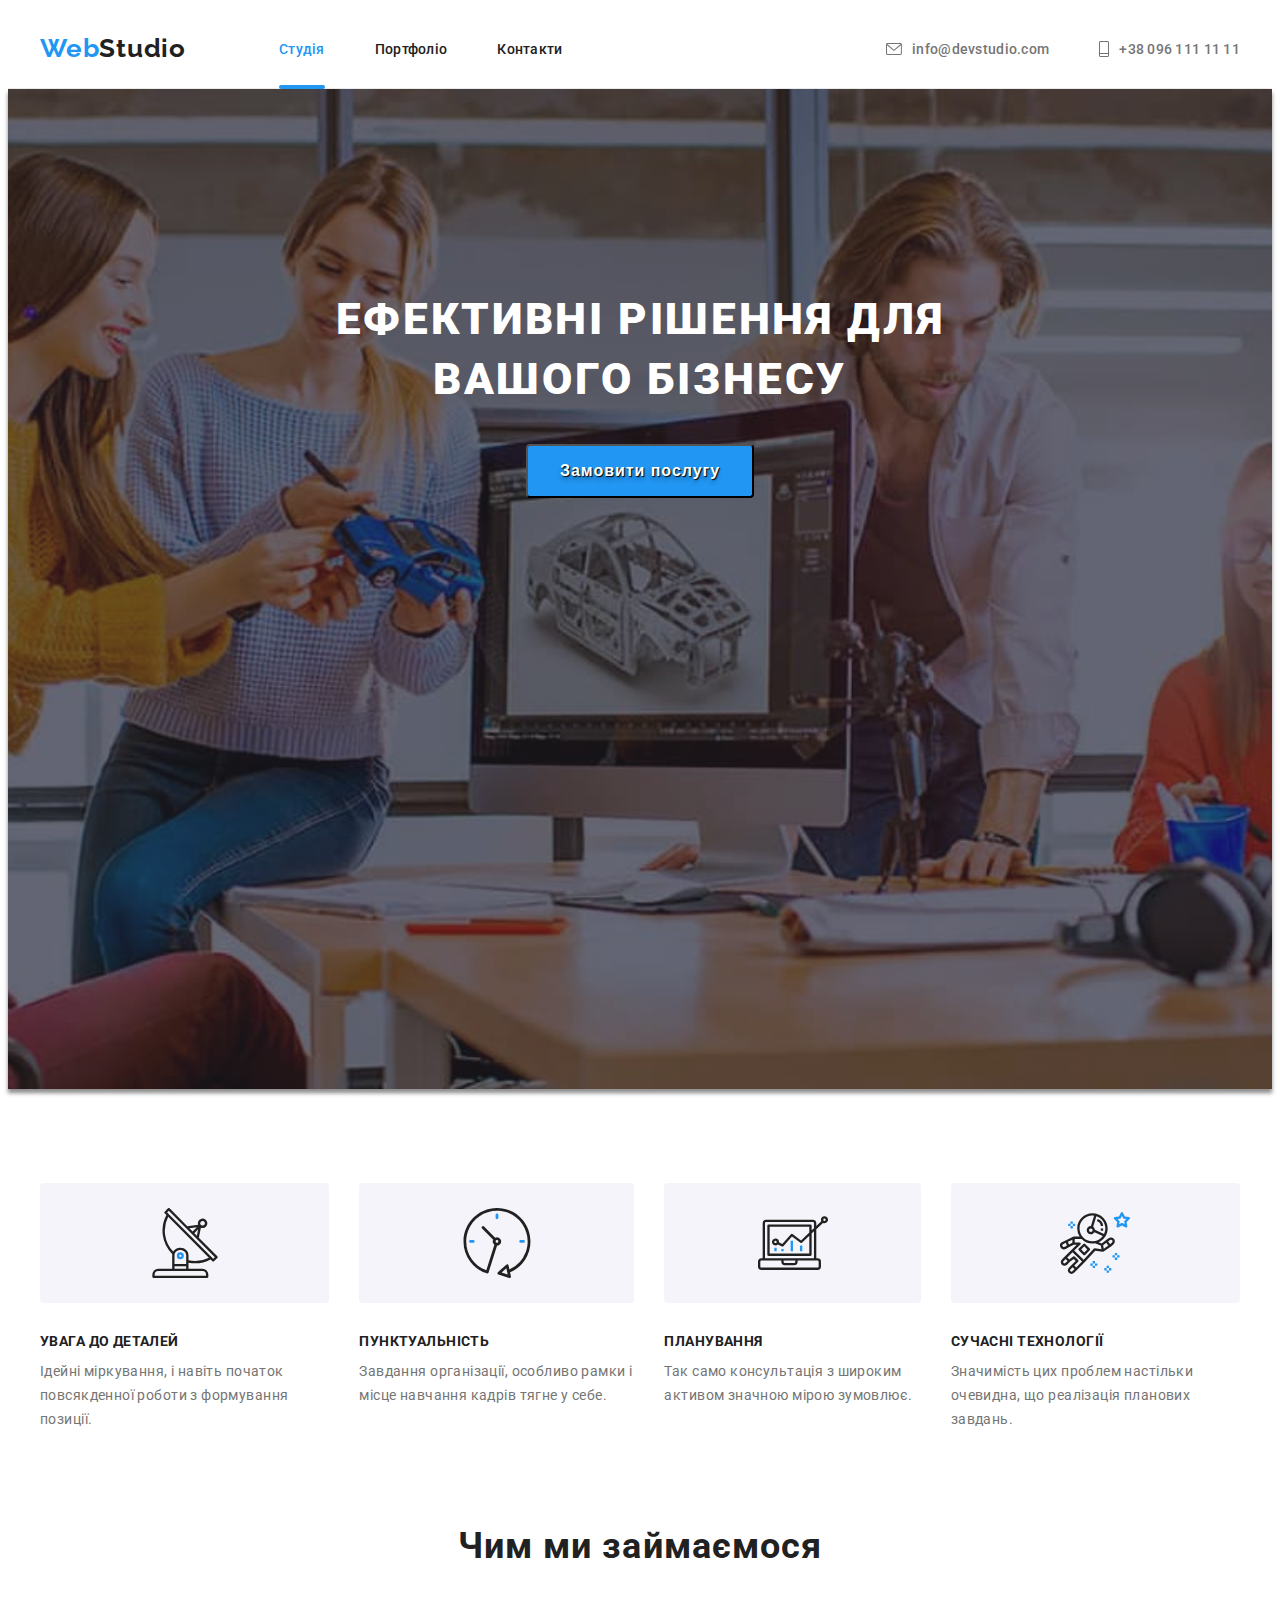
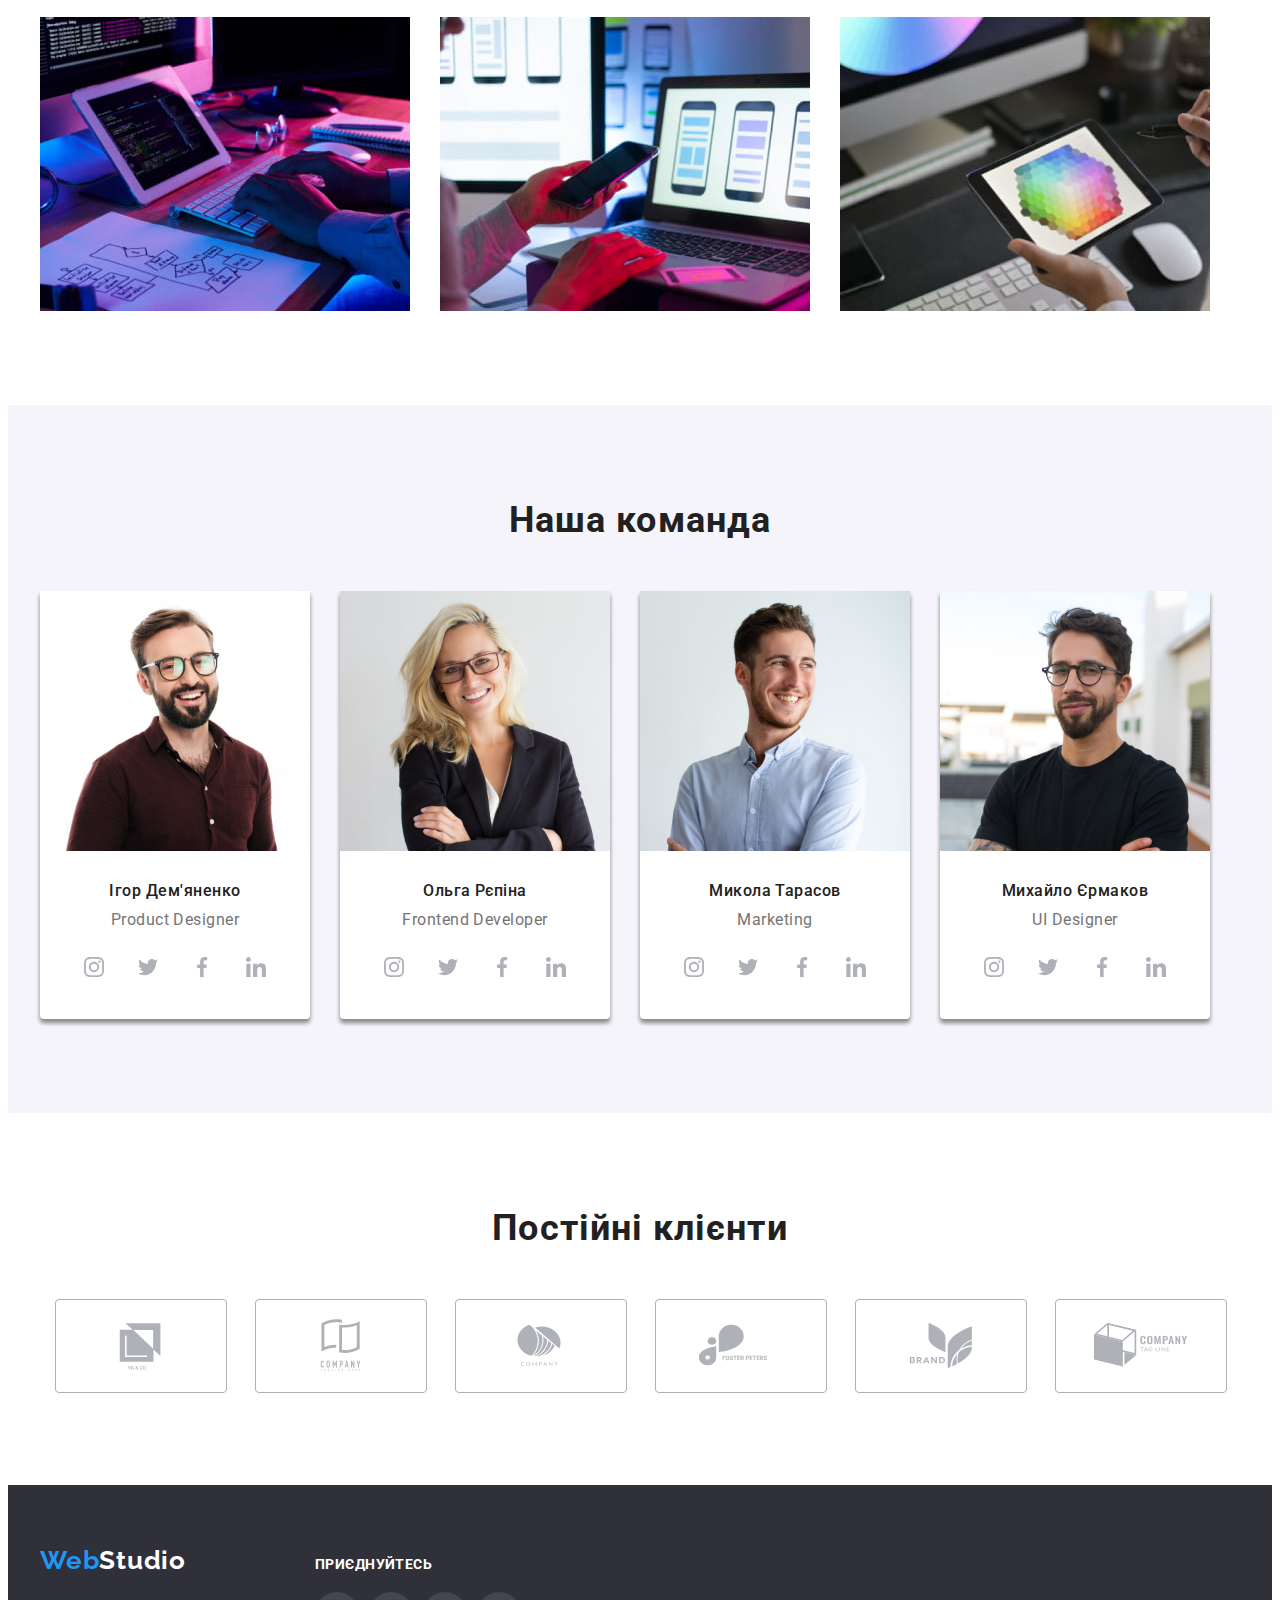
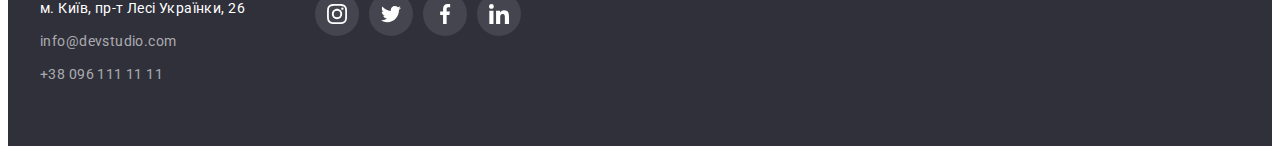
<file: index.html>
<!DOCTYPE html>
<html lang="uk">
  <head>
    <meta charset="UTF-8" />
    <meta http-equiv="X-UA-Compatible" content="IE=edge" />
    <meta name="viewport" content="width=device-width, initial-scale=1.0" />
    <title>Document</title>

    <link rel="preconnect" href="https://fonts.googleapis.com" />
    <link rel="preconnect" href="https://fonts.gstatic.com" crossorigin />
    <link
      href="https://fonts.googleapis.com/css2?family=Raleway:wght@700&family=Roboto:wght@400;500;700;900&display=swap"
      rel="stylesheet"
    />

    <link
      rel="stylesheet"
      href="https://cdnjs.cloudflare.com/ajax/libs/modern-normalize/1.1.0/modern-normalize.min.css"
      integrity="sha512-wpPYUAdjBVSE4KJnH1VR1HeZfpl1ub8YT/NKx4PuQ5NmX2tKuGu6U/JRp5y+Y8XG2tV+wKQpNHVUX03MfMFn9Q=="
      crossorigin="anonymous"
      referrerpolicy="no-referrer"
    />

    <link rel="stylesheet" href="./css/styles.css" />
  </head>
  <body>

    <header class="page-header">
      <div class="container header-container">
        <nav class="main-nav">
          <a class="logo logo-header link" href="./index.html"><span class="logo-style">Web</span>Studio</a>

          <ul class="site-nav-list list">
            <li class="site-nav-item"><a class="site-nav link active" href="./index.html">Студія</a></li>
            <li class="site-nav-item"><a class="site-nav link" href="./portfolio.html">Портфоліо</a></li>
            <li class="site-nav-item"><a class="site-nav link" href="">Контакти</a></li>
          </ul>
        </nav>
        
        <ul class="contacts-list list">
          <li class="contacts-item">
            <a class="contacts link" href="mailto:info@devstudio.com">
              <svg class="contacts-element" width="16px" height="12px">
              <use href="./images/icons.svg#mail"></use>
            </svg>
            info@devstudio.com</a>
          </li>
          <li class="contacts-item">
            <a class="contacts link" href="tel:+380961111111">
            <svg class="contacts-element" width="10px" height="16px">
              <use href="./images/icons.svg#smartphone"></use>
            </svg>
            +38 096 111 11 11</a></li>
        </ul>
      </div>
    </header>

    <main>
      <section class="main-section">
        <div class="container main-conteiner">
          <h1 class="main-section-title">Ефективні рішення для <br> вашого бізнесу</h1>
          <button class="main-section-btn" type="button">Замовити послугу</button>
        </div>
      </section>

      <section class="section">
        <div class="container">
          <h2 class="advantages-title visually-hidden">Наші переваги</h2>
          <ul class="advantages-list list">
            <li class="advantages-item">
              <div class="advantages-icon">
              <svg  width="70px" height="70px">
                <use href="./images/icons.svg#antenna"></use>></svg>
              </div>

              <h3 class="advantages-item-title">УВАГА ДО ДЕТАЛЕЙ</h3>
              <p class="advantages-item-text">
                Ідейні міркування, і навіть початок повсякденної роботи з формування позиції.
              </p>
            </li>
            <li class="advantages-item">
              <div class="advantages-icon">
              <svg  width="70px" height="70px">
                <use href="./images/icons.svg#clock"></use>></svg>
               </div> 

              <h3 class="advantages-item-title">ПУНКТУАЛЬНІСТЬ</h3>
              <p class="advantages-item-text">
                Завдання організації, особливо рамки і місце навчання кадрів тягне у себе.
              </p>
            </li>
            <li class="advantages-item">
              <div class="advantages-icon">
              <svg width="70px" height="70px">
                <use href="./images/icons.svg#diagram"></use>></svg>
              </div>  

              <h3 class="advantages-item-title">ПЛАНУВАННЯ</h3>
              <p class="advantages-item-text">
                Так само консультація з широким активом значною мірою зумовлює.
              </p>
            </li>
            <li class="advantages-item">
              <div class="advantages-icon">
              <svg  width="70px" height="70px">
                <use href="./images/icons.svg#astronaut"></use>></svg>
              </div>

              <h3 class="advantages-item-title">СУЧАСНІ ТЕХНОЛОГІЇ</h3>
              <p class="advantages-item-text">
                Значимість цих проблем настільки очевидна, що реалізація планових завдань.
              </p>
            </li>
          </ul>
        </div>
      </section>
      <section class="section work-section">
        <div class="container">
          <h2 class="work">Чим ми займаємося</h2>
          <ul class="work-list list">
            <li class="work-item">
              <img
                src="./images/images-main/photo-a.jpg"
                alt="Стіл, на якому планшет з мобільною клавіфтурою"
                width="370"
                height="294"
              />
            </li>
            <li class="work-item">
              <img
                src="./images/images-main/photo-b.jpg"
                alt="Відкритий ноутбук, пред яким жіночі руки тримають сматфон"
                width="370"
                height="294"
              />
            </li>
            <li class="work-item">
              <img
                src="./images/images-main/photo-c.jpg"
                alt="В жіночих руках планшет зі стілусом над столом з клавіфтурою"
                width="370"
                height="294"
              />
            </li>
          </ul>
        </div>
      </section>

      <section class="section team-section">
        <div class="container">
          <h2 class="team-title">Наша команда</h2>
          <ul class="team-list list">
            <li class="team-item">
              <img
                src="./images/images-main/photo-demjanenko.jpg"
                alt="Фото Ігоря Дем'яненко"
                width="270"
                height="260"
              />
              <div class="team-name">
              <h3 class="team-item-title">Ігор Дем'яненко</h3>
              <p lang="en" class="team-item-text">Product Designer</p>
              <ul class="socials list">
                <li class="socials-item">
                  <a class="socials-link" 
                  href="" 
                  target="_blank"
                  rel="noopener noreferrer"
                  aria-label="Instagram">
                <svg class="socials-icon" width="20px" height="20px">
                  <use href="./images/icons.svg#instagram"
                </svg>
                </a>
                </li>
                <li class="socials-item">
                  <a class="socials-link" 
                  href="" 
                  target="_blank"
                  rel="noopener noreferrer"
                  aria-label="Twitter">
                  <svg class="socials-icon" width="20px" height="20px">
                    <use href="./images/icons.svg#twitter"
                  </svg>
                </a>
                </li>
                <li class="socials-item">
                  <a class="socials-link" 
                  href="" 
                  target="_blank"
                  rel="noopener noreferrer"
                  aria-label="Facebook">
                  <svg class="socials-icon" width="20px" height="20px">
                    <use href="./images/icons.svg#facebook"
                  </svg>
                </a>
                </li>
                <li class="socials-item">
                  <a class="socials-link" 
                  href="" 
                  target="_blank"
                  rel="noopener noreferrer"
                  aria-label="Linkedin">
                  <svg class="socials-icon" width="20px" height="20px">
                    <use href="./images/icons.svg#linkedin"
                  </svg>
                </a>
                </li>

              </ul>
            </div>            
            </li>
            
            <li class="team-item">
              <img 
                src="./images/images-main/photo-olga-repina.jpg"
                alt="Фото Ольги Рєпіної"
                width="270"
                height="260"
              />
              <div class="team-name">
              <h3 class="team-item-title">Ольга Рєпіна</h3>
              <p lang="en" class="team-item-text">Frontend Developer</p>
              <ul class="socials list">
                <li class="socials-item">
                  <a class="socials-link" 
                  href="" 
                  target="_blank"
                  rel="noopener noreferrer"
                  aria-label="Instagram">
                <svg class="socials-icon" width="20px" height="20px">
                  <use href="./images/icons.svg#instagram"
                </svg>
                </a>
                </li>
                <li class="socials-item">
                  <a class="socials-link" 
                  href="" 
                  target="_blank"
                  rel="noopener noreferrer"
                  aria-label="Twitter">
                  <svg class="socials-icon" width="20px" height="20px">
                    <use href="./images/icons.svg#twitter"
                  </svg>
                </a>
                </li>
                <li class="socials-item">
                  <a class="socials-link" 
                  href="" 
                  target="_blank"
                  rel="noopener noreferrer"
                  aria-label="Facebook">
                  <svg class="socials-icon" width="20px" height="20px">
                    <use href="./images/icons.svg#facebook"
                  </svg>
                </a>
                </li>
                <li class="socials-item">
                  <a class="socials-link" 
                  href="" 
                  target="_blank"
                  rel="noopener noreferrer"
                  aria-label="Linkedin">
                  <svg class="socials-icon" width="20px" height="20px">
                    <use href="./images/icons.svg#linkedin"
                  </svg>
                </a>
                </li>

              </ul>
            </div>
            </li>
            <li class="team-item">
              <img 
                src="./images/images-main/photo-tarasov.jpg"
                alt="Фото Миколи Тарасова"
                width="270"
                height="260"
              />
              <div class="team-name">
              <h3 class="team-item-title">Микола Тарасов</h3>
              <p lang="en" class="team-item-text">Marketing</p>
              <ul class="socials list">
                <li class="socials-item">
                  <a class="socials-link" 
                  href="" 
                  target="_blank"
                  rel="noopener noreferrer"
                  aria-label="Instagram">
                <svg class="socials-icon" width="20px" height="20px">
                  <use href="./images/icons.svg#instagram"
                </svg>
                </a>
                </li>
                <li class="socials-item">
                  <a class="socials-link" 
                  href="" 
                  target="_blank"
                  rel="noopener noreferrer"
                  aria-label="Twitter">
                  <svg class="socials-icon" width="20px" height="20px">
                    <use href="./images/icons.svg#twitter"
                  </svg>
                </a>
                </li>
                <li class="socials-item">
                  <a class="socials-link" 
                  href="" 
                  target="_blank"
                  rel="noopener noreferrer"
                  aria-label="Facebook">
                  <svg class="socials-icon" width="20px" height="20px">
                    <use href="./images/icons.svg#facebook"
                  </svg>
                </a>
                </li>
                <li class="socials-item">
                  <a class="socials-link" 
                  href="" 
                  target="_blank"
                  rel="noopener noreferrer"
                  aria-label="Linkedin">
                  <svg class="socials-icon" width="20px" height="20px">
                    <use href="./images/icons.svg#linkedin"
                  </svg>
                </a>
                </li>

              </ul>
            </div>
            </li>
            <li class="team-item">
              <img 
                src="./images/images-main/photo-ermakov.jpg"
                alt="Фото Михайла Єрмакова"
                width="270"
                height="260"
              />
              <div class="team-name">
              <h3 class="team-item-title">Михайло Єрмаков</h3>
              <p lang="en" class="team-item-text">UI Designer</p>
              <ul class="socials list">
                <li class="socials-item">
                  <a class="socials-link" 
                  href="" 
                  target="_blank"
                  rel="noopener noreferrer"
                  aria-label="Instagram">
                <svg class="socials-icon" width="20px" height="20px">
                  <use href="./images/icons.svg#instagram"
                </svg>
                </a>
                </li>
                <li class="socials-item">
                  <a class="socials-link" 
                  href="" 
                  target="_blank"
                  rel="noopener noreferrer"
                  aria-label="Twitter">
                  <svg class="socials-icon" width="20px" height="20px">
                    <use href="./images/icons.svg#twitter"
                  </svg>
                </a>
                </li>
                <li class="socials-item">
                  <a class="socials-link" 
                  href="" 
                  target="_blank"
                  rel="noopener noreferrer"
                  aria-label="Facebook">
                  <svg class="socials-icon" width="20px" height="20px">
                    <use href="./images/icons.svg#facebook"
                  </svg>
                </a>
                </li>
                <li class="socials-item">
                  <a class="socials-link" 
                  href="" 
                  target="_blank"
                  rel="noopener noreferrer"
                  aria-label="Linkedin">
                  <svg class="socials-icon" width="20px" height="20px">
                    <use href="./images/icons.svg#linkedin"
                  </svg>
                </a>
                </li>

              </ul>
            </div>
            </li>
          </ul>
        </div>

      </section>
      <section class="section">
        <div class="container">
          <h2 class="team-title">Постійні клієнти</h2>
          <ul class="list client-list">
            <li class="client-item" >
              <a class="client-link" href="">
              <svg class="client-icon" width="106px" height="60px">
                <use href="./images/icons.svg#logo-one"
              </svg></a>
            </li>
            <li class="client-item">
              <a class="client-link" href="">
              <svg class="client-icon" width="106px" height="60px">
                <use href="./images/icons.svg#logo-two"
              </svg></a>
            </li>
            <li class="client-item">
              <a class="client-link" href="">
              <svg class="client-icon" width="106px" height="60px">
                <use href="./images/icons.svg#logo-three"
              </svg></a>
            </li>
            <li class="client-item">
              <a class="client-link" href="">
              <svg class="client-icon" width="106px" height="60px">
                <use href="./images/icons.svg#logo-four"
              </svg></a>
            </li>
            <li class="client-item">
              <a class="client-link" href="">
              <svg class="client-icon" width="106px" height="60px">
                <use href="./images/icons.svg#logo-five"
              </svg></a>
            </li>
            <li class="client-item">
              <a class="client-link" href="">
              <svg class="client-icon" width="106px" height="60px">
                <use href="./images/icons.svg#logo-six"
              </svg></a>
            </li>
          </ul>
        </div>
      </section>

    </main>
    <footer class="footer">
      <div class="container footer-conteiner">
        <div>
        <h2 lang="en" class="logo logo-footer"><span class="logo-style">Web</span>Studio</h2>
        <address>
          <ul class="footer-list list">
            <li class="footer-adress">
              <a class="link" href="">м. Київ, пр-т Лесі Українки, 26</a>
            </li>
            <li class="footer-item">
              <a class="link" href="mailto:info@devstudio.com">info@devstudio.com</a>
            </li>
            <li class="footer-item">
              <a class="link" href="tel:+380961111111">+38 096 111 11 11</a>
            </li>
          </ul>
        </address>
      </div>
      <div class="contain-footer-socials">
        <h2 class="footer-title">приєднуйтесь</h2>
          <ul class="socials list">
            <li class="socials-item">
              <a class="socials-link footer-link" 
              href="" 
              target="_blank"
              rel="noopener noreferrer"
              aria-label="Instagram">
            <svg class="socials-icon footer-icon" width="20px" height="20px">
              <use href="./images/icons.svg#instagram"
            </svg>
            </a>
            </li>
            <li class="socials-item">
              <a class="socials-link footer-link" 
              href="" 
              target="_blank"
              rel="noopener noreferrer"
              aria-label="Twitter">
              <svg class="socials-icon footer-icon" width="20px" height="20px">
                <use href="./images/icons.svg#twitter"
              </svg>
            </a>
            </li>
            <li class="socials-item">
              <a class="socials-link footer-link" 
              href="" 
              target="_blank"
              rel="noopener noreferrer"
              aria-label="Facebook">
              <svg class="socials-icon footer-icon" width="20px" height="20px">
                <use href="./images/icons.svg#facebook"
              </svg>
            </a>
            </li>
            <li class="socials-item">
              <a class="socials-link footer-link" 
              href="" 
              target="_blank"
              rel="noopener noreferrer"
              aria-label="Linkedin">
              <svg class="socials-icon footer-icon" width="20px" height="20px">
                <use href="./images/icons.svg#linkedin"
              </svg>
            </a>
            </li>

          </ul>
      </div>  
      
    </div>
    </footer>
  </body>
</html>
</file>
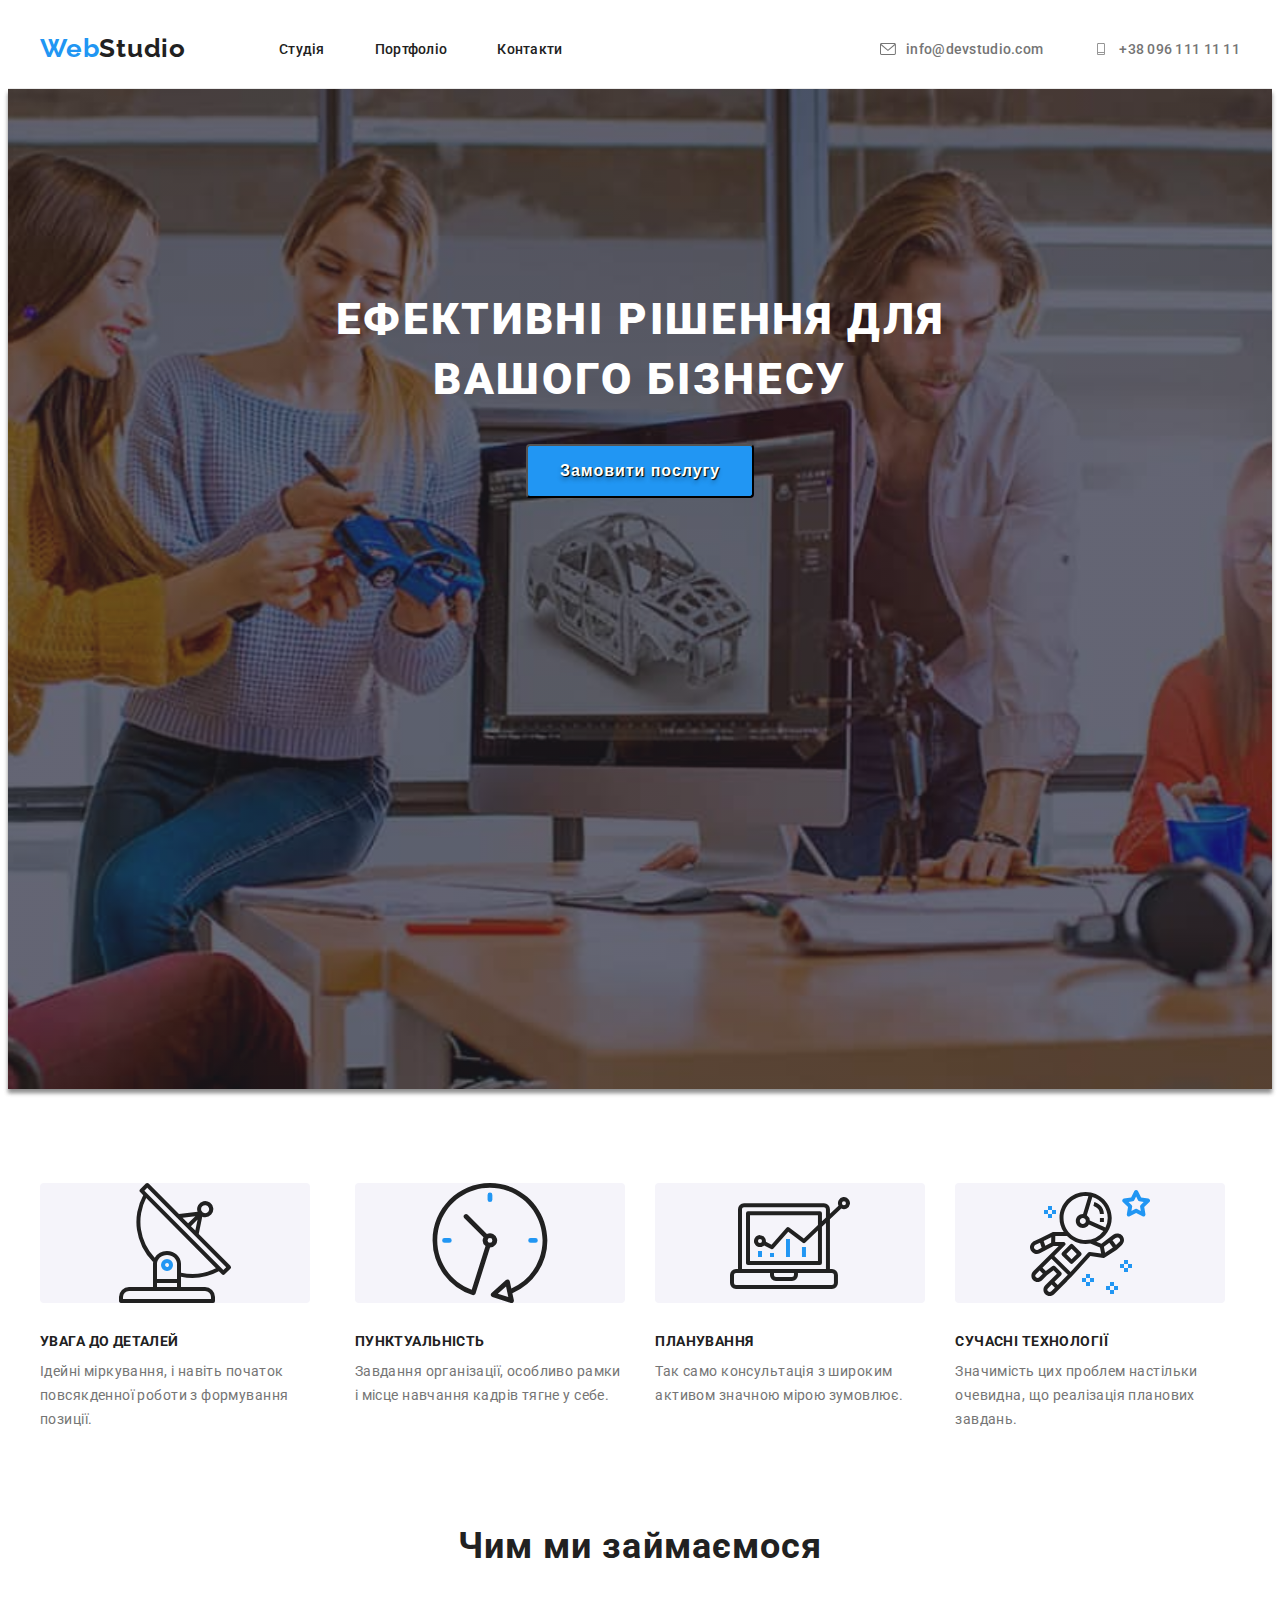
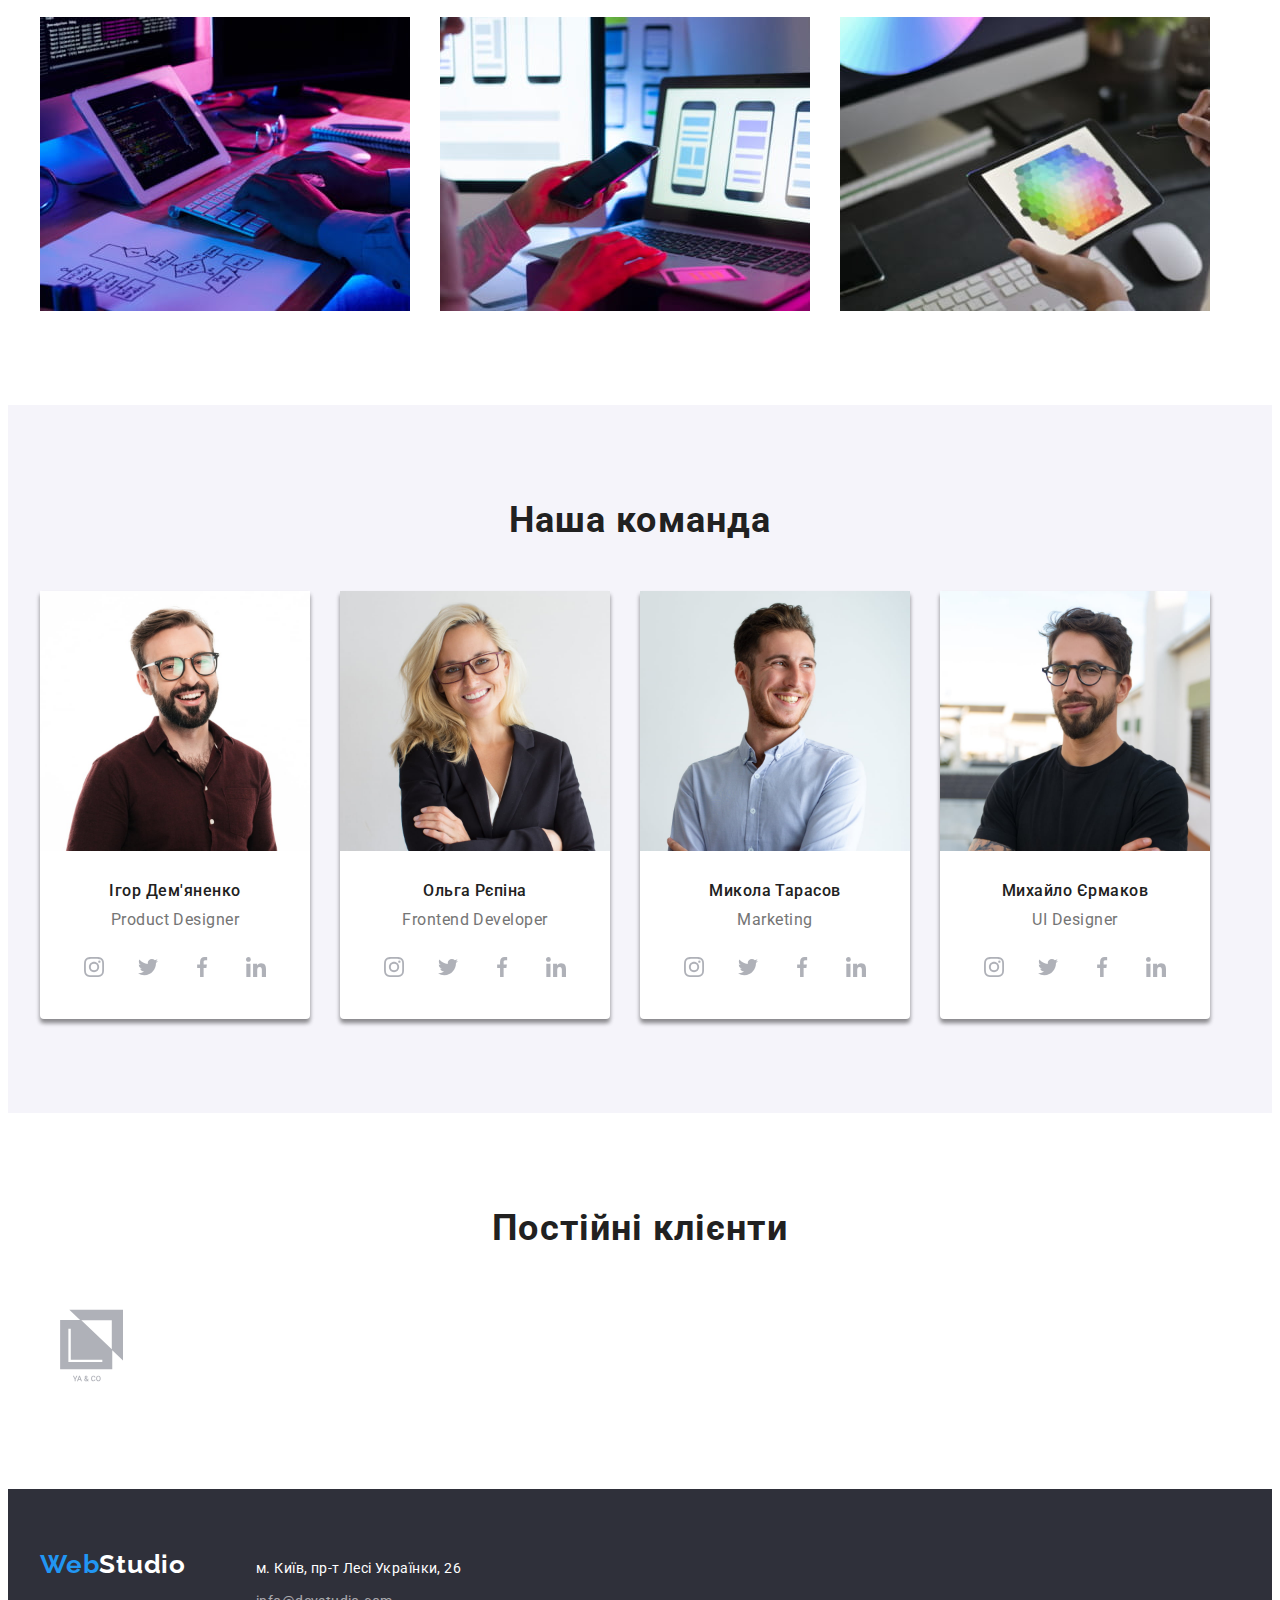
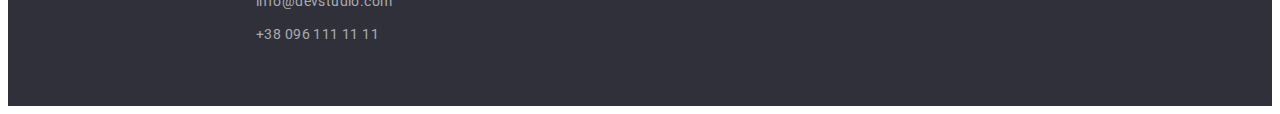
<file: index (1-я копия).html>
<!DOCTYPE html>
<html lang="uk">
  <head>
    <meta charset="UTF-8" />
    <meta http-equiv="X-UA-Compatible" content="IE=edge" />
    <meta name="viewport" content="width=device-width, initial-scale=1.0" />
    <title>Document</title>

    <link rel="preconnect" href="https://fonts.googleapis.com" />
    <link rel="preconnect" href="https://fonts.gstatic.com" crossorigin />
    <link
      href="https://fonts.googleapis.com/css2?family=Raleway:wght@700&family=Roboto:wght@400;500;700;900&display=swap"
      rel="stylesheet"
    />

    <link
      rel="stylesheet"
      href="https://cdnjs.cloudflare.com/ajax/libs/modern-normalize/1.1.0/modern-normalize.min.css"
      integrity="sha512-wpPYUAdjBVSE4KJnH1VR1HeZfpl1ub8YT/NKx4PuQ5NmX2tKuGu6U/JRp5y+Y8XG2tV+wKQpNHVUX03MfMFn9Q=="
      crossorigin="anonymous"
      referrerpolicy="no-referrer"
    />

    <link rel="stylesheet" href="./css/styles.css" />
  </head>
  <body>

    <header class="page-header">
      <div class="container header-container">
        <nav class="main-nav">
          <a class="logo logo-header link" href="./index.html"><span class="logo-style">Web</span>Studio</a>

          <ul class="site-nav-list list">
            <li class="site-nav-item"><a class="site-nav link" href="./index.html">Студія</a></li>
            <li class="site-nav-item"><a class="site-nav link" href="./portfolio.html">Портфоліо</a></li>
            <li class="site-nav-item"><a class="site-nav link" href="">Контакти</a></li>
          </ul>
        </nav>
        
        <ul class="contacts-list list">
          <li class="contacts-item">
            <a class="contacts link" href="mailto:info@devstudio.com">
              <svg class="contacts-element" width="16px" height="12px">
              <use href="./images/icons.svg#mail"></use>
            </svg>
            info@devstudio.com
            
          </a></li>
          <li class="contacts-item"><a class="contacts link" href="tel:+380961111111">
            <svg class="contacts-element" width="16px" height="12px">
              <use href="./images/icons.svg#smartphone"></use>
            </svg>
            +38 096 111 11 11</a></li>
        </ul>
      </div>
    </header>

    <main>
      <section class="main-section">
        <div class="container main-conteiner">
          <h1 class="main-section-title">Ефективні рішення для <br> вашого бізнесу</h1>
          <button class="main-section-btn" type="button">Замовити послугу</button>
        </div>
      </section>

      <section class="section">
        <div class="container">
          <h2 class="advantages-title visually-hidden">Наші переваги</h2>
          <ul class="advantages-list list">
            <li class="advantages-item">
              <svg class="advantages-icon" width="270px" height="120px">
                <use href="./images/icons.svg#antenna"></use>></svg>

              <h3 class="advantages-item-title">УВАГА ДО ДЕТАЛЕЙ</h3>
              <p class="advantages-item-text">
                Ідейні міркування, і навіть початок повсякденної роботи з формування позиції.
              </p>
            </li>
            <li class="advantages-item">
              <svg class="advantages-icon" width="270px" height="120px">
                <use href="./images/icons.svg#clock"></use>></svg>
              <h3 class="advantages-item-title">ПУНКТУАЛЬНІСТЬ</h3>
              <p class="advantages-item-text">
                Завдання організації, особливо рамки і місце навчання кадрів тягне у себе.
              </p>
            </li>
            <li class="advantages-item">
              <svg class="advantages-icon" width="270px" height="120px">
                <use href="./images/icons.svg#diagram"></use>></svg>
              <h3 class="advantages-item-title">ПЛАНУВАННЯ</h3>
              <p class="advantages-item-text">
                Так само консультація з широким активом значною мірою зумовлює.
              </p>
            </li>
            <li class="advantages-item">
              <svg class="advantages-icon" width="270px" height="120px">
                <use href="./images/icons.svg#astronaut"></use>></svg>
              <h3 class="advantages-item-title">СУЧАСНІ ТЕХНОЛОГІЇ</h3>
              <p class="advantages-item-text">
                Значимість цих проблем настільки очевидна, що реалізація планових завдань.
              </p>
            </li>
          </ul>
        </div>
      </section>
      <section class="section work-section">
        <div class="container">
          <h2 class="work">Чим ми займаємося</h2>
          <ul class="work-list list">
            <li class="work-item">
              <img
                src="./images/images-main/photo-a.jpg"
                alt="Стіл, на якому планшет з мобільною клавіфтурою"
                width="370"
                height="294"
              />
            </li>
            <li class="work-item">
              <img
                src="./images/images-main/photo-b.jpg"
                alt="Відкритий ноутбук, пред яким жіночі руки тримають сматфон"
                width="370"
                height="294"
              />
            </li>
            <li class="work-item">
              <img
                src="./images/images-main/photo-c.jpg"
                alt="В жіночих руках планшет зі стілусом над столом з клавіфтурою"
                width="370"
                height="294"
              />
            </li>
          </ul>
        </div>
      </section>

      <section class="section team-section">
        <div class="container">
          <h2 class="team-title">Наша команда</h2>
          <ul class="team-list list">
            <li class="team-item">
              <img
                src="./images/images-main/photo-demjanenko.jpg"
                alt="Фото Ігоря Дем'яненко"
                width="270"
                height="260"
              />
              <div class="team-name">
              <h3 class="team-item-title">Ігор Дем'яненко</h3>
              <p lang="en" class="team-item-text">Product Designer</p>
              <ul class="socials list">
                <li class="socials-item">
                  <a class="socials-link" 
                  href="" 
                  target="_blank"
                  rel="noopener noreferrer"
                  aria-label="Instagram">
                <svg class="socials-icon" width="20px" height="20px">
                  <use href="./images/icons.svg#instagram"
                </svg>
                </a>
                </li>
                <li class="socials-item">
                  <a class="socials-link" 
                  href="" 
                  target="_blank"
                  rel="noopener noreferrer"
                  aria-label="Twitter">
                  <svg class="socials-icon" width="20px" height="20px">
                    <use href="./images/icons.svg#twitter"
                  </svg>
                </a>
                </li>
                <li class="socials-item">
                  <a class="socials-link" 
                  href="" 
                  target="_blank"
                  rel="noopener noreferrer"
                  aria-label="Facebook">
                  <svg class="socials-icon" width="20px" height="20px">
                    <use href="./images/icons.svg#facebook"
                  </svg>
                </a>
                </li>
                <li class="socials-item">
                  <a class="socials-link" 
                  href="" 
                  target="_blank"
                  rel="noopener noreferrer"
                  aria-label="Linkedin">
                  <svg class="socials-icon" width="20px" height="20px">
                    <use href="./images/icons.svg#linkedin"
                  </svg>
                </a>
                </li>

              </ul>
            </div>            
            </li>
            
            <li class="team-item">
              <img 
                src="./images/images-main/photo-olga-repina.jpg"
                alt="Фото Ольги Рєпіної"
                width="270"
                height="260"
              />
              <div class="team-name">
              <h3 class="team-item-title">Ольга Рєпіна</h3>
              <p lang="en" class="team-item-text">Frontend Developer</p>
              <ul class="socials list">
                <li class="socials-item">
                  <a class="socials-link" 
                  href="" 
                  target="_blank"
                  rel="noopener noreferrer"
                  aria-label="Instagram">
                <svg class="socials-icon" width="20px" height="20px">
                  <use href="./images/icons.svg#instagram"
                </svg>
                </a>
                </li>
                <li class="socials-item">
                  <a class="socials-link" 
                  href="" 
                  target="_blank"
                  rel="noopener noreferrer"
                  aria-label="Twitter">
                  <svg class="socials-icon" width="20px" height="20px">
                    <use href="./images/icons.svg#twitter"
                  </svg>
                </a>
                </li>
                <li class="socials-item">
                  <a class="socials-link" 
                  href="" 
                  target="_blank"
                  rel="noopener noreferrer"
                  aria-label="Facebook">
                  <svg class="socials-icon" width="20px" height="20px">
                    <use href="./images/icons.svg#facebook"
                  </svg>
                </a>
                </li>
                <li class="socials-item">
                  <a class="socials-link" 
                  href="" 
                  target="_blank"
                  rel="noopener noreferrer"
                  aria-label="Linkedin">
                  <svg class="socials-icon" width="20px" height="20px">
                    <use href="./images/icons.svg#linkedin"
                  </svg>
                </a>
                </li>

              </ul>
            </div>
            </li>
            <li class="team-item">
              <img 
                src="./images/images-main/photo-tarasov.jpg"
                alt="Фото Миколи Тарасова"
                width="270"
                height="260"
              />
              <div class="team-name">
              <h3 class="team-item-title">Микола Тарасов</h3>
              <p lang="en" class="team-item-text">Marketing</p>
              <ul class="socials list">
                <li class="socials-item">
                  <a class="socials-link" 
                  href="" 
                  target="_blank"
                  rel="noopener noreferrer"
                  aria-label="Instagram">
                <svg class="socials-icon" width="20px" height="20px">
                  <use href="./images/icons.svg#instagram"
                </svg>
                </a>
                </li>
                <li class="socials-item">
                  <a class="socials-link" 
                  href="" 
                  target="_blank"
                  rel="noopener noreferrer"
                  aria-label="Twitter">
                  <svg class="socials-icon" width="20px" height="20px">
                    <use href="./images/icons.svg#twitter"
                  </svg>
                </a>
                </li>
                <li class="socials-item">
                  <a class="socials-link" 
                  href="" 
                  target="_blank"
                  rel="noopener noreferrer"
                  aria-label="Facebook">
                  <svg class="socials-icon" width="20px" height="20px">
                    <use href="./images/icons.svg#facebook"
                  </svg>
                </a>
                </li>
                <li class="socials-item">
                  <a class="socials-link" 
                  href="" 
                  target="_blank"
                  rel="noopener noreferrer"
                  aria-label="Linkedin">
                  <svg class="socials-icon" width="20px" height="20px">
                    <use href="./images/icons.svg#linkedin"
                  </svg>
                </a>
                </li>

              </ul>
            </div>
            </li>
            <li class="team-item">
              <img 
                src="./images/images-main/photo-ermakov.jpg"
                alt="Фото Михайла Єрмакова"
                width="270"
                height="260"
              />
              <div class="team-name">
              <h3 class="team-item-title">Михайло Єрмаков</h3>
              <p lang="en" class="team-item-text">UI Designer</p>
              <ul class="socials list">
                <li class="socials-item">
                  <a class="socials-link" 
                  href="" 
                  target="_blank"
                  rel="noopener noreferrer"
                  aria-label="Instagram">
                <svg class="socials-icon" width="20px" height="20px">
                  <use href="./images/icons.svg#instagram"
                </svg>
                </a>
                </li>
                <li class="socials-item">
                  <a class="socials-link" 
                  href="" 
                  target="_blank"
                  rel="noopener noreferrer"
                  aria-label="Twitter">
                  <svg class="socials-icon" width="20px" height="20px">
                    <use href="./images/icons.svg#twitter"
                  </svg>
                </a>
                </li>
                <li class="socials-item">
                  <a class="socials-link" 
                  href="" 
                  target="_blank"
                  rel="noopener noreferrer"
                  aria-label="Facebook">
                  <svg class="socials-icon" width="20px" height="20px">
                    <use href="./images/icons.svg#facebook"
                  </svg>
                </a>
                </li>
                <li class="socials-item">
                  <a class="socials-link" 
                  href="" 
                  target="_blank"
                  rel="noopener noreferrer"
                  aria-label="Linkedin">
                  <svg class="socials-icon" width="20px" height="20px">
                    <use href="./images/icons.svg#linkedin"
                  </svg>
                </a>
                </li>

              </ul>
            </div>
            </li>
          </ul>
        </div>

      </section>
      <section class="section">
        <div>
          <h2 class="team-title">Постійні клієнти</h2>
          <ul class="list">
            <li>
              <svg class="socials-icon" width="170px" height="92px">
                <use href="./images/icons.svg#logo-one"
              </svg>

            </li>
          </ul>

        </div>
      </section>

    </main>
    <footer class="footer">
      <div class="container footer-conteiner">
        <h2 lang="en" class="logo logo-footer"><span class="logo-style">Web</span>Studio</h2>
        <address>
          <ul class="footer-list list">
            <li class="footer-adress">
              <a class="link" href="">м. Київ, пр-т Лесі Українки, 26</a>
            </li>
            <li class="footer-item">
              <a class="link" href="mailto:info@devstudio.com">info@devstudio.com</a>
            </li>
            <li class="footer-item">
              <a class="link" href="tel:+380961111111">+38 096 111 11 11</a>
            </li>
          </ul>
        </address>
      </div>
    </footer>
  </body>
</html>
</file>
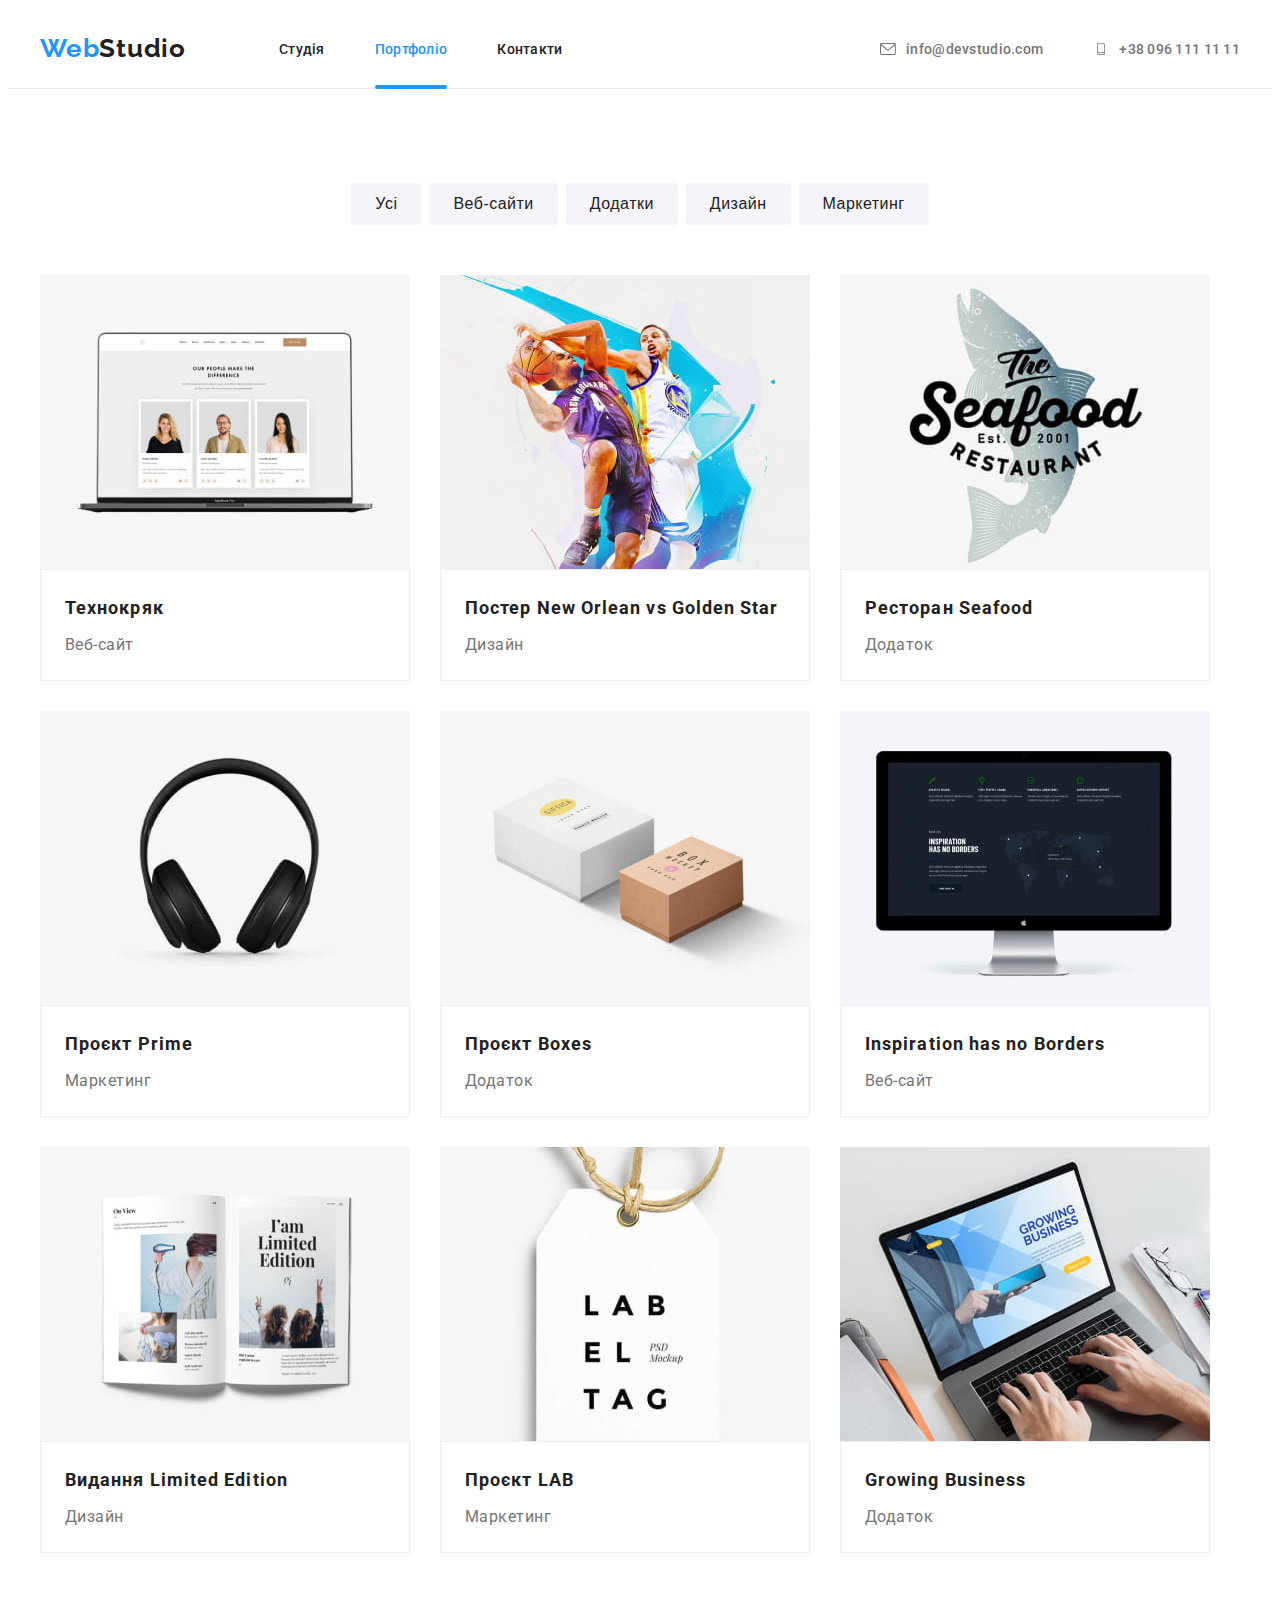
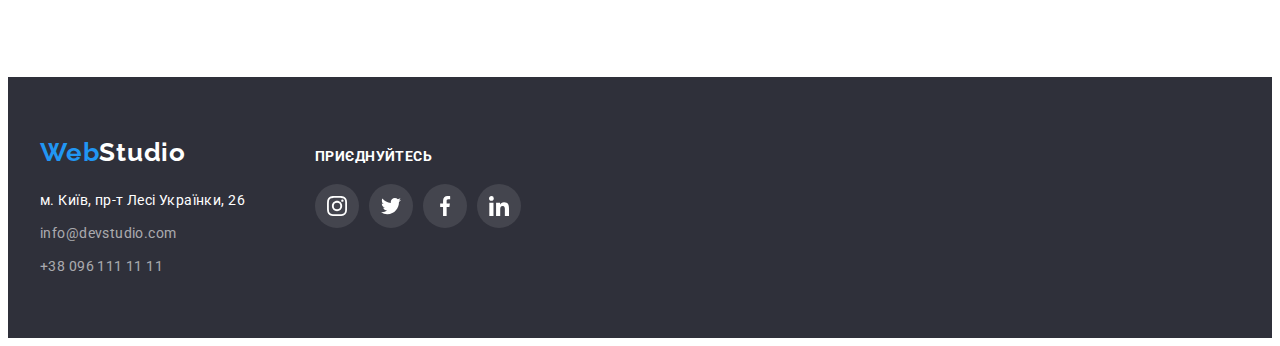
<file: portfolio.html>
<!DOCTYPE html>
<html lang="en">
  <head>
    <meta charset="UTF-8" />
    <meta http-equiv="X-UA-Compatible" content="IE=edge" />
    <meta name="viewport" content="width=device-width, initial-scale=1.0" />
    <title>Document</title>

    <link rel="preconnect" href="https://fonts.googleapis.com" />
    <link rel="preconnect" href="https://fonts.gstatic.com" crossorigin />
    <link
      href="https://fonts.googleapis.com/css2?family=Raleway:wght@700&family=Roboto:wght@400;500;700;900&display=swap"
      rel="stylesheet"
    />

    <link rel="stylesheet" href="https://cdnjs.cloudflare.com/ajax/libs/modern-normalize/1.1.0/modern-normalize.min.css" integrity="sha512-wpPYUAdjBVSE4KJnH1VR1HeZfpl1ub8YT/NKx4PuQ5NmX2tKuGu6U/JRp5y+Y8XG2tV+wKQpNHVUX03MfMFn9Q==" crossorigin="anonymous" referrerpolicy="no-referrer" />

    <link rel="stylesheet" href="./css/styles.css" />
  </head>
  <body>

    <header class="page-header">
      <div class="container header-container">
        <nav class="main-nav">
          <a class="logo logo-header link" href="./index.html"><span class="logo-style">Web</span>Studio</a>

          <ul class="site-nav-list list">
            <li class="site-nav-item"><a class="site-nav link" href="./index.html">Студія</a></li>
            <li class="site-nav-item"><a class="site-nav link active" href="./portfolio.html">Портфоліо</a></li>
            <li class="site-nav-item"><a class="site-nav link" href="">Контакти</a></li>
          </ul>
        </nav>
        
        <ul class="contacts-list list">
          <li class="contacts-item">
            <a class="contacts link" href="mailto:info@devstudio.com">
              <svg class="contacts-element" width="16px" height="12px">
              <use href="./images/icons.svg#mail"></use>
            </svg>
            info@devstudio.com</a>
          </li>
          <li class="contacts-item">
            <a class="contacts link" href="tel:+380961111111">
            <svg class="contacts-element" width="16px" height="12px">
              <use href="./images/icons.svg#smartphone"></use>
            </svg>
            +38 096 111 11 11</a></li>
        </ul>
      </div>
    </header>

    <main>
      <section class="section">
        <div class="container">
        <h1 class="visually-hidden">Наші роботи</h1>
        
        <ul class="portfolio-list-btn list">
          <li class="portfolio-btn"><button class="btn" type="button">Усі</button></li>
          <li class="portfolio-btn"><button class="btn" type="button">Веб-сайти</button></li>
          <li class="portfolio-btn"><button class="btn" type="button">Додатки</button></li>
          <li class="portfolio-btn"><button class="btn" type="button">Дизайн</button></li>
          <li class="portfolio-btn"><button class="btn" type="button">Маркетинг</button></li>
        </ul>
      
      
        <ul class="portfolio-list list">
          <li class="portfolio-item">
            <a class="portfolio-link link" href="" >
              <div class="porfolio-thumb"><img class="portfolio-img"
              src="./images/images-portfolio/tehnokrjak.jpg"
              alt="Монітор ноутбука з трьома фото"
              width="370"
              height="294"/>
            <div class="overlay"> 
              <p class="overlay-desc">Ресурс пропонує комплексні пропозиції з різним рівнем функціоналу та сервісів. Все це дозволить відвідувачу отримати вичерпні відомості про компанію чи приватну особу.</p>
            </div>
            </div>
              
            <div class="portfolio-name">
            <h2 class="portfolio-item-title">Технокряк</h2>
            <p class="portfolio-text">Веб-сайт</p>
          </div> 
          </a>           
          </li>

          <li class="portfolio-item">
            <a class="portfolio-link link" href="">
            <div class="porfolio-thumb">  
            <img class="portfolio-img"
              src="./images/images-portfolio/new-orlean.jpg"
              alt="Два баскетболіста з м'ячем під час гри"
              width="370"
              height="294"/>
              <div class="overlay"> 
                <p class="overlay-desc">Ресурс пропонує комплексні пропозиції з різним рівнем функціоналу та сервісів. Все це дозволить відвідувачу отримати вичерпні відомості про компанію чи приватну особу.</p>
              </div>
            </div>

            <div class="portfolio-name">
            <h2 class="portfolio-item-title">Постер New Orlean vs Golden Star</h2>
            <p class="portfolio-text">Дизайн</p>
          </div>
          </a>
          </li>
          <li class="portfolio-item">
            <a class="portfolio-link link" href="">

              <div class="porfolio-thumb">  
                <img class="portfolio-img"
              src="./images/images-portfolio/seafood.jpg"
              alt="Логотип ресторану"
              width="370"
              height="294"/>

              <div class="overlay"> 
                  <p class="overlay-desc">Ресурс пропонує комплексні пропозиції з різним рівнем функціоналу та сервісів. Все це дозволить відвідувачу отримати вичерпні відомості про компанію чи приватну особу.</p>
                </div>
              </div>
                          
            <div class="portfolio-name">
            <h2 class="portfolio-item-title">Ресторан Seafood</h2>
            <p class="portfolio-text">Додаток</p>
          </div>
          </a>
          </li>
          <li class="portfolio-item">
            <a class="portfolio-link link" href="">
              <div class="porfolio-thumb">  
                <img class="portfolio-img"
                  src="./images/images-portfolio/prime.jpg"
                  alt="Чорні накладні навушники"
                  width="370"
                  height="294"/>

              <div class="overlay"> 
                  <p class="overlay-desc">Ресурс пропонує комплексні пропозиції з різним рівнем функціоналу та сервісів. Все це дозволить відвідувачу отримати вичерпні відомості про компанію чи приватну особу.</p>
                </div>
              </div>
                          
            <div class="portfolio-name">
            <h2 class="portfolio-item-title">Проєкт Prime</h2>
            <p class="portfolio-text">Маркетинг</p>
          </div>
          </a>
          </li>
          <li class="portfolio-item">
            <a class="portfolio-link link" href="">
              <div class="porfolio-thumb">  
                    <img class="portfolio-img"
                  src="./images/images-portfolio/boxes.jpg"
                  alt="Дві коробки, одна рожева, друга біла"
                  width="370"
                  height="294"/>

              <div class="overlay"> 
                  <p class="overlay-desc">Ресурс пропонує комплексні пропозиції з різним рівнем функціоналу та сервісів. Все це дозволить відвідувачу отримати вичерпні відомості про компанію чи приватну особу.</p>
                </div>
              </div>

            
            <div class="portfolio-name">
            <h2 class="portfolio-item-title">Проєкт Boxes</h2>
            <p class="portfolio-text">Додаток</p>
          </div>
          </a>
          </li>
          <li class="portfolio-item">
            <a class="portfolio-link link" href="">
              <div class="porfolio-thumb">  
                  <img class="portfolio-img"
                src="./images/images-portfolio/inspiration.jpg"
                alt="Чорній монітор епл на сірій підставці"
                width="370"
                height="294"/>

          <div class="overlay"> 
              <p class="overlay-desc">Ресурс пропонує комплексні пропозиції з різним рівнем функціоналу та сервісів. Все це дозволить відвідувачу отримати вичерпні відомості про компанію чи приватну особу.</p>
            </div>
          </div>


           
            <div class="portfolio-name">
            <h2 class="portfolio-item-title">Inspiration has no Borders</h2>
            <p class="portfolio-text">Веб-сайт</p>
          </div>
          </a>
          </li>
          <li class="portfolio-item">
            <a class="portfolio-link link" href="">

          <div class="porfolio-thumb">  
                <img class="portfolio-img"
              src="./images/images-portfolio/limited-edition.jpg"
              alt="На розвороті журналу три фото и напис I'm  Limited Edition"
              width="370"
              height="294"/>

            <div class="overlay"> 
              <p class="overlay-desc">Ресурс пропонує комплексні пропозиції з різним рівнем функціоналу та сервісів. Все це дозволить відвідувачу отримати вичерпні відомості про компанію чи приватну особу.</p>
            </div>
          </div>

            
            <div class="portfolio-name">
            <h2 class="portfolio-item-title">Видання Limited Edition</h2>
            <p class="portfolio-text">Дизайн</p>
          </div>
          </a>
          </li>
          <li class="portfolio-item">
            <a class="portfolio-link link" href="">

          <div class="porfolio-thumb">  
              <img class="portfolio-img"
              src="./images/images-portfolio/lab.jpg"
              alt="Ярлик для одягу з написом Lab el tag"
              width="370"
              height="294"/>  

            <div class="overlay"> 
              <p class="overlay-desc">Ресурс пропонує комплексні пропозиції з різним рівнем функціоналу та сервісів. Все це дозволить відвідувачу отримати вичерпні відомості про компанію чи приватну особу.</p>
            </div>
          </div>
          
            <div class="portfolio-name">
            <h2 class="portfolio-item-title">Проєкт LAB</h2>
            <p class="portfolio-text">Маркетинг</p>
          </div>
          </a>
          </li>
          <li class="portfolio-item">
            <a class="portfolio-link link" href="">
            <div class="porfolio-thumb">  
                 <img class="portfolio-img"
              src="./images/images-portfolio/growing-bus.jpg"
              alt="Чоловічі руки на клавіатурі ноутбука"
              width="370"
              height="294"/> 
  
              <div class="overlay"> 
                <p class="overlay-desc">Ресурс пропонує комплексні пропозиції з різним рівнем функціоналу та сервісів. Все це дозволить відвідувачу отримати вичерпні відомості про компанію чи приватну особу.</p>
              </div>
            </div>
                          
            <div class="portfolio-name">
            <h2 class="portfolio-item-title">Growing Business</h2>
            <p class="portfolio-text">Додаток</p>
          </div>
          </a>
          </li>
        </ul>
      
      </div>
      </section>
    </main>

    <footer class="footer">
      <div class="container footer-conteiner">
        <div>
        <h2 lang="en" class="logo logo-footer"><span class="logo-style">Web</span>Studio</h2>
        <address>
          <ul class="footer-list list">
            <li class="footer-adress">
              <a class="link" href="">м. Київ, пр-т Лесі Українки, 26</a>
            </li>
            <li class="footer-item">
              <a class="link" href="mailto:info@devstudio.com">info@devstudio.com</a>
            </li>
            <li class="footer-item">
              <a class="link" href="tel:+380961111111">+38 096 111 11 11</a>
            </li>
          </ul>
        </address>
      </div>
      <div class="contain-footer-socials">
        <h2 class="footer-title">приєднуйтесь</h2>
          <ul class="socials list">
            <li class="socials-item">
              <a class="socials-link footer-link" 
              href="" 
              target="_blank"
              rel="noopener noreferrer"
              aria-label="Instagram">
            <svg class="socials-icon footer-icon" width="20px" height="20px">
              <use href="./images/icons.svg#instagram"
            </svg>
            </a>
            </li>
            <li class="socials-item">
              <a class="socials-link footer-link" 
              href="" 
              target="_blank"
              rel="noopener noreferrer"
              aria-label="Twitter">
              <svg class="socials-icon footer-icon" width="20px" height="20px">
                <use href="./images/icons.svg#twitter"
              </svg>
            </a>
            </li>
            <li class="socials-item">
              <a class="socials-link footer-link" 
              href="" 
              target="_blank"
              rel="noopener noreferrer"
              aria-label="Facebook">
              <svg class="socials-icon footer-icon" width="20px" height="20px">
                <use href="./images/icons.svg#facebook"
              </svg>
            </a>
            </li>
            <li class="socials-item">
              <a class="socials-link footer-link" 
              href="" 
              target="_blank"
              rel="noopener noreferrer"
              aria-label="Linkedin">
              <svg class="socials-icon footer-icon" width="20px" height="20px">
                <use href="./images/icons.svg#linkedin"
              </svg>
            </a>
            </li>

          </ul>
      </div>  
      
    </div>
    </footer>
  </body>
</html>
</file>
<file: css/styles.css>
:root{
    /* fonts */
    --main-font: Roboto, sans-serif;
    --secondary-font: Raleway, sans-serif;


    /* text colors*/
    --main-txt-cl:#212121;
    --second-cl:#757575;
    --blue-cl: #2196F3;
    --main-section-cl: #FFFFFF;
    --soc-link-cl:#AFB1B8;
   

    /* background colors */
    --main-section-bg-cl: #2F303A;
    --portfolio-btn-cl: #F5F4FA;
    --overlay-cl: rgba(33, 150, 243, 0.9);

    /* others */
    --header-border-cl: #ECECEC;
    --portfolio-border-cl:#EEEEEE;

    --time-function: 2500ms cubic-bezier(0.4, 0, 0.2, 1);
    
    

}
body{
    color: var(--main-txt-cl);
    font-family: var(--main-font);
}



h1,
h2,
h3,
h4,
h5,
h6,
p,
ul {
    margin-top: 0;
    margin-bottom: 0;
}

img {
    display: block;
    max-width: 100%;
    height: auto;
}

.link {
    text-decoration: none;
    color: currentColor;
}

.list {
    list-style: none;
    margin: 0;
    padding: 0;
}

.container {
    width: 1200px;
    padding-left: 15px;
    padding-right: 15px;
    margin-left: auto;
    margin-right: auto;


    /*outline: 2px solid red;*/
}

/* HEADER */
header {
    border-bottom: 1px solid var(--header-border-cl);
}

.header-container {
    display: flex;
    margin-right: auto;
}

.main-nav {
    display: flex;
    align-items: center;
}

.visually-hidden {
    position: absolute;
    width: 1px;
    height: 1px;
    margin: -1px;
    border: 0;
    padding: 0;
    
    white-space: nowrap;
    clip-path: inset(100%);
    clip: rect(0 0 0 0);
    overflow: hidden;
  }


.logo {
    display: block;
    font-family: var(--secondary-font);
    font-weight: 700;
    font-size: 26px;
    line-height: calc(31 / 26);
    letter-spacing: 0.03em;
    padding-top: 25px;
    padding-bottom: 24px;
    
}
.logo-style {
    color: #2196F3;
}
.logo-header{
    margin-right: 93px;
}

.site-nav-list{
    
    display: flex;
    gap: 50px;
    align-items: center;
}


.site-nav  {
    position: relative;
    display: inline-block;
    font-weight: 500;
    font-size: 14px;
    line-height: calc(16 / 14);
    letter-spacing: 0.02em;
    padding-top: 33px;
    padding-bottom: 31px;
    color: currentColor;

   transition: color var(--time-function)
    
}
.active::after{
    content: '';
    position: absolute;
    display: block;
    width: 100%;
    height: 4px;
    bottom: -1px;
    left: 0;
    background-color: var(--blue-cl);
    border-radius: 2px;
    
    
    transition: color var(--time-function);
 
}
.active {
    color: var(--blue-cl); 
}


/*.site-nav:hover::after,
.site-nav:focus::after {
    background-color: var(--blue-cl);
    border-radius: 2px;
    

}*/

.site-nav:hover,
.site-nav:focus {
    color: var(--blue-cl);
    
}


.contacts-list {
    display: flex;
    margin-left: auto;
    align-items: center;
 }
.contacts-element {
    fill: var(--second-cl);
    transition: fill var(--time-function);
}



.contacts {
    display: flex;
    font-weight: 500;
    font-size: 14px;
    line-height: calc(16 / 14);
    color: var(--second-cl);
    letter-spacing: 0.02em;
    padding-top: 33px;
    padding-bottom: 31px;
    align-items: center;
    gap: 10px;
    
    transition: color var(--time-function), fill var(--time-function);
}

.contacts-item:not(:last-child) {
    margin-right: 50px;
}

.contacts:hover,
.contacts:focus {
    color: var(--blue-cl);
    fill: var(--blue-cl);
}
.contacts:hover .contacts-element,
.contacts:focus .contacts-element {
    fill: var(--blue-cl);
}


/* MAIN SECTION*/

.section {
    padding: 94px 0;
}


.main-section{
    
    background-color: var(--main-section-bg-cl);
    text-align: center;
    margin: 0 auto;
    max-width: 1600px;
    height: 600px;
    padding: 200px 0;
    background-image: linear-gradient(
        rgba(47, 48, 58, 0.4),
        rgba(47, 48, 58, 0.4)
        ),
    url(../images/images-main/main-sect.jpg);
    background-repeat: no-repeat;
    background-size: cover;
    background-position: center;
    box-shadow: 0px 4px 4px rgba(0, 0, 0, 0.25), 0px 4px 4px rgba(0, 0, 0, 0.25);



}



.main-section-title {
    margin-bottom: 35px;
    font-weight: 900;
    font-size: 44px;
    line-height: calc(60 / 44);
    letter-spacing: 0.06em;
    text-transform: uppercase;
    color: var(--main-section-cl);
    margin-left: auto;
    margin-right: auto;
    
    
}

.main-section-btn {
    color: var(--main-section-cl);
    font-weight: 700;
    font-size: 16px;
    line-height: calc(30 / 16);
    align-items: center;
    text-align: center;
    letter-spacing: 0.06em;
    background-color: var(--blue-cl);
    cursor: pointer;
    border-radius: 4px;
    text-shadow: 0px 4px 4px rgba(0, 0, 0, 0.25),
    #000000 1px 1px 1px;
    padding: 10px 32px;
}

.icon{
    display: inline-flex;
    width: 270px;
    height: 120px;
    background-size: contain;
    background-repeat: no-repeat;
    background-position: center;
}
.antena-icon {
    background-image: url(./images/icons.svg#antenna);
}

.advantages-icon {
 display: flex;
 align-items: center;
 justify-content: center;
 height: 120px;
 background-color: var(--portfolio-btn-cl); 
 border-radius: 4px;
margin-bottom: 30px;
}

.advantages-title{
    text-align: center;
}
.advantages-list {
    display: flex;
    gap: 30px;
}

.advantages-item-title{
    font-weight: 700;
    font-size: 14px;
    line-height: calc(16 / 14);
    letter-spacing: 0.03em;
    text-transform: uppercase;
    margin-bottom: 10px;

}

.advantages-item-text {
    font-size: 14px;
    line-height: calc(24 /14);
    letter-spacing: 0.03em;    
    color: var(--second-cl);
}
.work-section{
    padding-top: 0;
}

.work-list{
    display: flex;
    gap: 30px;
}

.work{
    margin-bottom: 50px;
}
.work,  
.team-title {
    margin-bottom: 50px;
    font-weight: 700;
    font-size: 36px;
    line-height: calc(42 / 36);
    text-align: center;
    letter-spacing: 0.03em;
    margin-top: 0%;
}

.team-section{
    background-color: var(--portfolio-btn-cl);
}

.team-list{
    display: flex;
    gap: 30px;
}

.team-name {
    padding-top: 30px;
    padding-bottom: 30px;
    padding-left: 10px;
    padding-right: 10px;
    
}

 .team-item-title {
    font-weight: 500;
    font-size: 16px;
    line-height: calc(19 / 16);
    text-align: center;
    letter-spacing: 0.03em;
    margin-bottom: 10px;
 }
 
  .team-item-text {
    margin-bottom: 16px;
    font-size: 16px;
    line-height: calc(19 / 16);
    text-align: center;
    letter-spacing: 0.03em;
    color: var(--second-cl);
   }

  .team-item {
    background-color: var(--main-section-cl);
    box-shadow: 0px 4px 4px rgba(0, 0, 0, 0.25), 0px 4px 4px rgba(0, 0, 0, 0.25);
    border-radius: 0px 0px 4px 4px;


  }

  .socials {
    display: flex;
    gap: 10px;
    justify-content: center;
  }

  .socials-link {
    display: flex;
    align-items: center;
    justify-content: center;
    width: 44px;
    height: 44px;
    background-color: var(--main-section-cl);
    border-radius: 50%;
    
   transition: background-color var(--time-function);
    
  }

  .socials-icon {
    fill: var(--soc-link-cl);
    
    transition:  background-color var(--time-function), fill var(--time-function);
  }
  .socials-link:hover,
  .socials-link:focus {
    background-color: #2196F3;
  }

  .socials-link:hover .socials-icon,
  .socials-link:focus .socials-icon {
    fill: var(--main-section-cl);
   
  }

  /*  OUR CLIENTS   */

  
  .client-list{
    display: flex;
    gap: 30px;
    justify-content: center;
   
  }

  .client-item {
    width: 170px;
    height: 92px;
  }


  .client-link {
    display: flex;
    align-items: center;
    justify-content: center;
    width: 100%;
    height: 100%;
    border: 1px solid var(--soc-link-cl);
    border-radius: 4px;

    transition: border-color var(--time-function), fill var(--time-function);
  }

  .client-icon{
    fill: var(--soc-link-cl);
    transition: fill var(--time-function);

  }
  
  .client-link:hover .client-icon,
  .client-link:focus .client-icon {
    fill: var(--blue-cl);
  }

  .client-item:hover .client-link,
  .client-item:focus .client-link{
    border-color: var(--blue-cl);
    
  }
/* FOOTER */

  .footer {
    background-color: var(--main-section-bg-cl);
    padding-top: 60px;
    padding-bottom: 60px;
    display: flex;
  }
  .logo-footer {
    
    color: var(--main-section-cl);
    margin-bottom: 20px;
    margin-top: 0;
    padding-top: 0;
    padding-bottom: 0;
  }

  .footer-list {
    text-decoration: none;
    font-style: normal;
    font-weight: 400;
    font-size: 14px;
    line-height: calc(24 / 14);
    letter-spacing: 0.03em;
  }
  .footer-adress {
    color: var(--main-section-cl);
    margin-bottom: 9px;
  }

  .footer-item {
    color: rgba(255, 255, 255, 0.6);

  }
  .footer-item:not(:last-child){
    margin-bottom: 9px;
  }

.footer-conteiner {
    display: flex;
    gap: 70px;
    align-items: baseline;
}
.footer-title{
    font-family: var(--main-font);
    font-weight: 700;
    font-size: 14px;
    line-height: calc(16 / 14);
    letter-spacing: 0.03em;
    text-transform: uppercase;
    color: var(--main-section-cl);
    margin-bottom: 20px;
    
}

.footer-icon {
    fill: var(--main-section-cl);
    

}
.footer-link{
    background: rgba(255, 255, 255, 0.1);
}
  

/* ПОРТФОЛІО*/


.container-portfolio{
    width: 1200px;
    padding-left: 15px;
    padding-right: 15px;
    margin-left: auto;
    margin-right: auto;
    margin-bottom: 94px;

}
.portfolio-list-btn {
    display: flex;
    gap: 8px;
    margin-bottom: 50px;
    justify-content: center;
}

.btn {
    font-weight: 500;
    font-size: 16px;
    line-height: calc(26 / 16);
    text-align: center;
    letter-spacing: 0.03em;
    color: var(--main-txt-cl);
    background-color: var(--portfolio-btn-cl);
    border-radius: 4px;
    border-color: transparent;
    padding: 6px 22px;

    transition: background var(--time-function), color var(--time-function), box-shadow var(--time-function);

}

.btn:hover,
.btn:focus {
    background: var(--blue-cl);
    color: var(--main-section-cl);
    cursor: pointer;
    box-shadow: 0px 3px 1px rgba(0, 0, 0, 0.1), 0px 1px 2px rgba(0, 0, 0, 0.08), 0px 2px 2px rgba(0, 0, 0, 0.12);
   }

/*   Portfolio IMG*/

.portfolio-list{
    display: flex;
    flex-wrap: wrap;
    /*margin-bottom: 94px;*/
}

.portfolio-item-title {
    font-weight: 700;
    font-size: 18px;
    line-height: calc(36 / 18);
    letter-spacing: 0.06em;
    color: var(--main-txt-cl);
    margin-bottom: 4px;
    
}

.portfolio-item{
    margin-right: 30px;
    margin-bottom: 30px;
       
}

.portfolio-item:nth-child(3n){
    margin-right: 0;
}

.porfolio-thumb{
    position: relative;
    overflow: hidden;
}

.overlay {
    position: absolute;
    top: 0;
    left: 0;

    transform: translateY(100%);


    background-color: var(--overlay-cl);
    width: 100%;
    height: 100%;
    padding: 63px 24px;
    
    display: flex;
    align-items: center;
    justify-items: center;

    transition: var(--time-function);
}

.portfolio-link:hover .overlay {
    transform: translateY(0);
}

.overlay-desc{
    color: var(--main-section-cl);
    font-family: var(--main-font);
    font-size: 18px;
    line-height: calc(28 / 18);
    letter-spacing: 0.03em;
}


.portfolio-text {
    font-size: 16px;
    line-height: calc(30 / 16);
    letter-spacing: 0.03em;
    color: var(--second-cl);
}

.portfolio-name {
    padding: 20px 24px;
    border: 1px solid var(--portfolio-border-cl);
}

.portfolio-link {
    display: block;

    transition: box-shadow var(--time-function);
}

.portfolio-link:hover,
.portfolio-link:focus {
    box-shadow: 0px 1px 1px rgba(0, 0, 0, 0.12), 0px 4px 4px rgba(0, 0, 0, 0.06), 1px 4px 6px rgba(0, 0, 0, 0.16);
}
</file>
